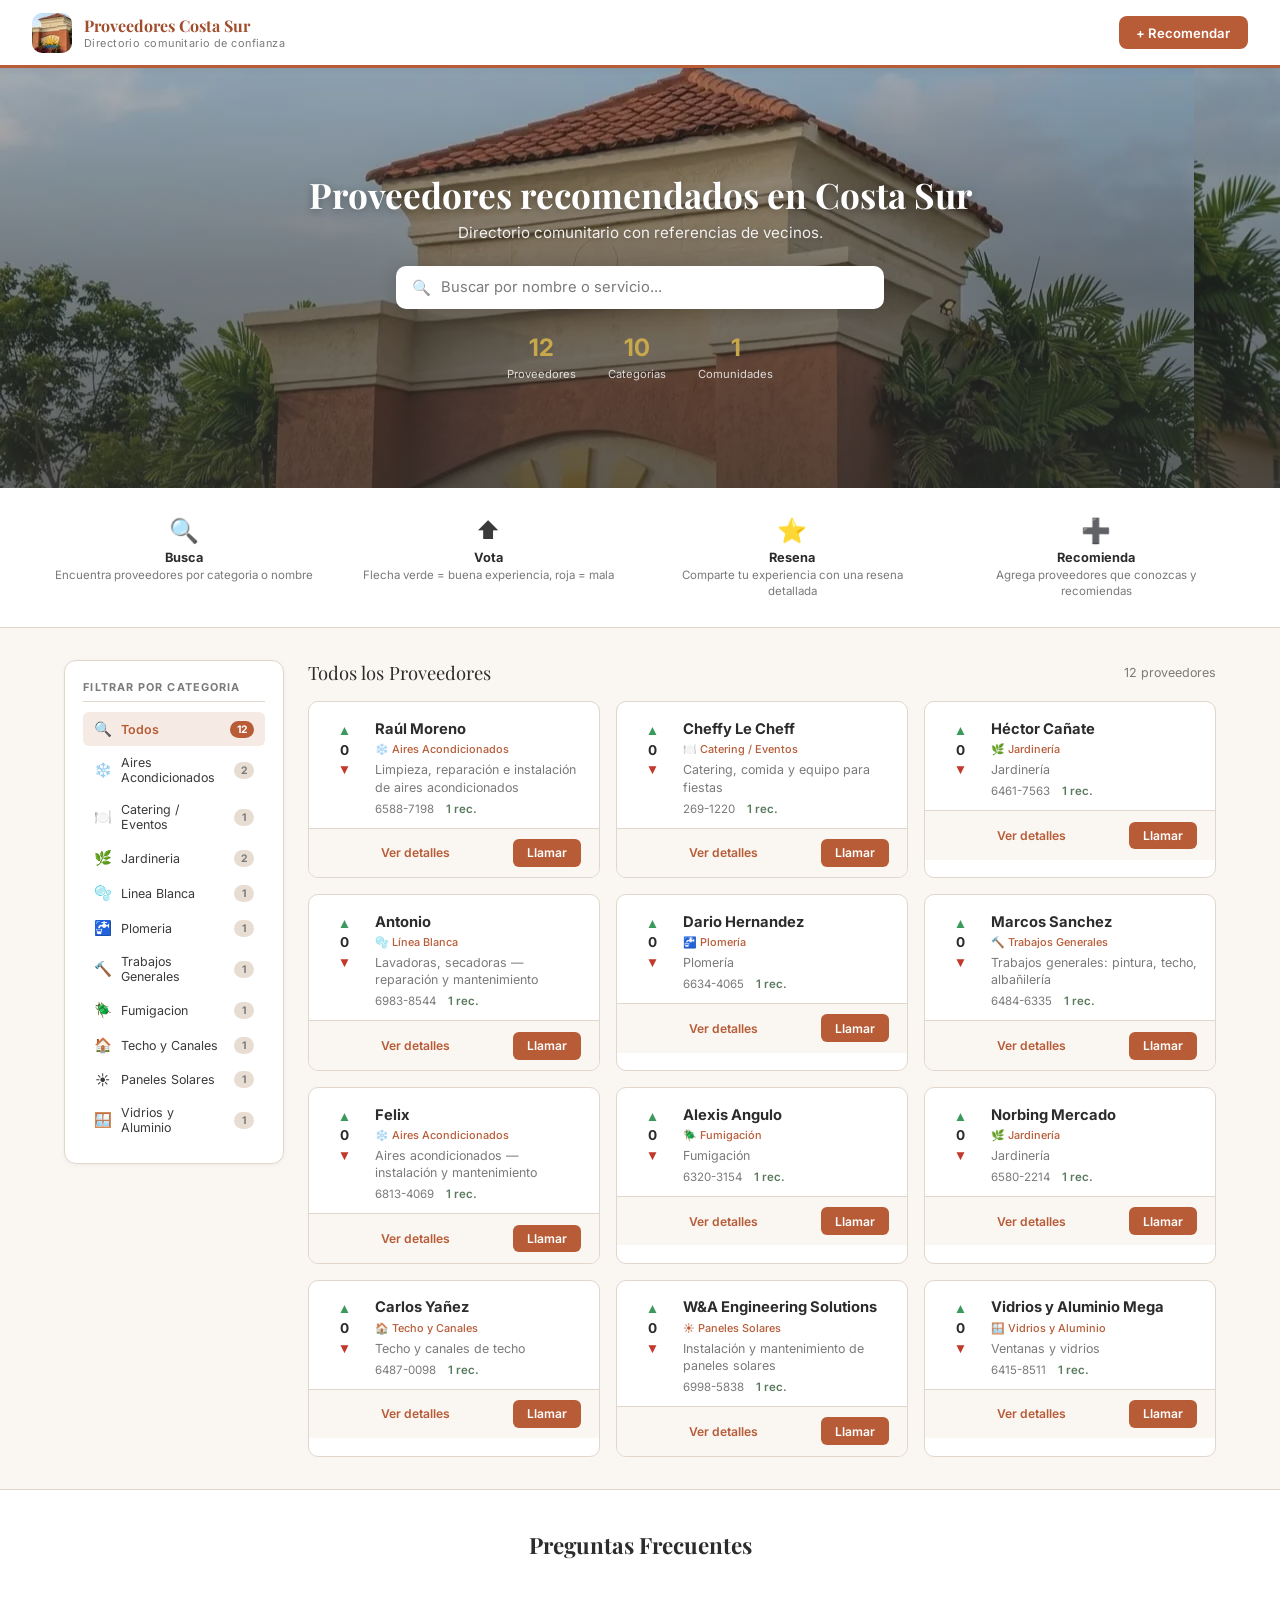
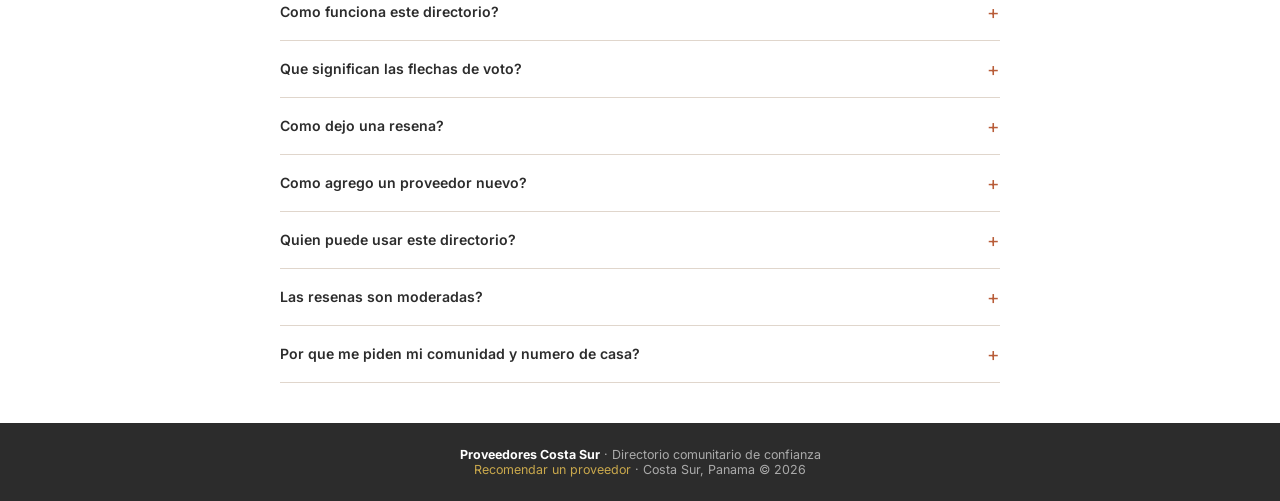
<file: index.html>
<!DOCTYPE html>
<html lang="es">
<head>
  <meta charset="UTF-8"/>
  <meta name="viewport" content="width=device-width, initial-scale=1.0"/>
  <title>Proveedores Costa Sur — Directorio de confianza</title>
  <meta name="description" content="Directorio de proveedores de servicios recomendados por residentes de Costa Sur, Panama. Plomeros, electricistas, jardineros y mas."/>

  <!-- Speed up third-party connections -->
  <link rel="preconnect" href="https://script.google.com"/>
  <link rel="dns-prefetch" href="https://script.googleusercontent.com"/>
  <link rel="preconnect" href="https://fonts.googleapis.com"/>
  <link rel="preconnect" href="https://fonts.gstatic.com" crossorigin/>

  <!-- Preload hero image so it starts downloading immediately -->
  <link rel="preload" as="image" href="logo/hero.webp" type="image/webp" fetchpriority="high"/>

  <!-- Critical CSS inline (skeleton + above-the-fold essentials) -->
  <style>
    /* Prevent FOUT / layout jank while CSS and fonts load */
    html,body{background:#faf6f1;color:#3a3a3a;font-family:system-ui,-apple-system,Segoe UI,Roboto,sans-serif;margin:0}
    .skeleton-grid{display:grid;grid-template-columns:repeat(auto-fill,minmax(280px,1fr));gap:1rem}
    .skel-card{background:#fff;border:1px solid #e0d6cc;border-radius:12px;padding:1rem;min-height:150px;position:relative;overflow:hidden}
    .skel-card::after{content:"";position:absolute;inset:0;background:linear-gradient(90deg,transparent,rgba(184,92,56,.08),transparent);animation:shimmer 1.2s infinite}
    .skel-line{height:12px;background:#f0e6dc;border-radius:6px;margin:.5rem 0}
    .skel-line.w60{width:60%}.skel-line.w40{width:40%}.skel-line.w80{width:80%}
    @keyframes shimmer{0%{transform:translateX(-100%)}100%{transform:translateX(100%)}}
  </style>

  <!-- Fonts loaded non-blocking (swap in once downloaded) -->
  <link rel="stylesheet" href="https://fonts.googleapis.com/css2?family=Playfair+Display:wght@600;700&family=Inter:wght@300;400;500;600;700&display=swap" media="print" onload="this.media='all'"/>
  <noscript><link rel="stylesheet" href="https://fonts.googleapis.com/css2?family=Playfair+Display:wght@600;700&family=Inter:wght@300;400;500;600;700&display=swap"/></noscript>

  <link rel="stylesheet" href="css/styles.css"/>

  <!-- Kick off the providers fetch as EARLY as possible + use localStorage
       as an instant cache so returning users see data on first paint. -->
  <script>
  (function(){
    var CACHE_KEY = 'csp:providers:v1';
    var URL_ = 'https://script.google.com/macros/s/AKfycbxhDT_XZpAl4C_0QPOr2qJ7VbbcrS2Yi-EeDw97LaYu-JriqryLDUzMwTOGK0sD1PpRew/exec?action=providers';
    try {
      var raw = localStorage.getItem(CACHE_KEY);
      if (raw) {
        var parsed = JSON.parse(raw);
        if (parsed && parsed.data && (Date.now() - parsed.ts) < 86400000) {
          window.__providersCache = parsed.data;
        }
      }
    } catch(e) {}
    window.__providersPromise = fetch(URL_, { cache: 'no-store' })
      .then(function(r){ return r.json(); })
      .then(function(j){
        var data = (j && j.data && j.data.providers) || (j && j.providers) || null;
        if (data) {
          try { localStorage.setItem(CACHE_KEY, JSON.stringify({ ts: Date.now(), data: data })); } catch(e){}
        }
        return data;
      })
      .catch(function(){ return null; });
  })();
  </script>
</head>
<body>

<!-- HEADER -->
<header>
  <div class="brand">
    <div class="brand-icon"><img src="logo/icon.jpg" alt="Costa Sur" width="40" height="40" decoding="async"/></div>
    <div class="brand-text">
      <strong>Proveedores Costa Sur</strong>
      <span>Directorio comunitario de confianza</span>
    </div>
  </div>
  <a class="btn-suggest" href="submit.html">+ Recomendar</a>
</header>

<!-- HERO — full image with search overlay -->
<div class="hero">
  <picture>
    <source srcset="logo/hero.webp" type="image/webp"/>
    <img class="hero-img" src="logo/hero.jpg" alt="Costa Sur" width="1194" height="672" fetchpriority="high" decoding="async"/>
  </picture>
  <div class="hero-overlay">
    <h1>Proveedores recomendados en Costa Sur</h1>
    <p>Directorio comunitario con referencias de vecinos.</p>
    <div class="hero-search">
      <span class="hero-search-icon">&#x1F50D;</span>
      <input type="text" placeholder="Buscar por nombre o servicio..." id="searchInput"/>
    </div>
    <div class="hero-stats">
      <div class="stat"><strong id="statTotal">—</strong><span>Proveedores</span></div>
      <div class="stat"><strong>10</strong><span>Categorias</span></div>
      <div class="stat"><strong id="statCommunities">—</strong><span>Comunidades</span></div>
    </div>
  </div>
</div>

<!-- HOW IT WORKS -->
<div class="how-it-works">
  <div class="how-inner">
    <div class="how-step">
      <div class="how-icon">&#x1F50D;</div>
      <div class="how-label">Busca</div>
      <div class="how-desc">Encuentra proveedores por categoria o nombre</div>
    </div>
    <div class="how-step">
      <div class="how-icon">&#x2B06;</div>
      <div class="how-label">Vota</div>
      <div class="how-desc">Flecha verde = buena experiencia, roja = mala</div>
    </div>
    <div class="how-step">
      <div class="how-icon">&#x2B50;</div>
      <div class="how-label">Resena</div>
      <div class="how-desc">Comparte tu experiencia con una resena detallada</div>
    </div>
    <div class="how-step">
      <div class="how-icon">&#x2795;</div>
      <div class="how-label">Recomienda</div>
      <div class="how-desc">Agrega proveedores que conozcas y recomiendas</div>
    </div>
  </div>
</div>

<!-- MAIN CONTENT -->
<div class="main-sidebar">
  <!-- SIDEBAR -->
  <div>
    <button class="sidebar-toggle" id="sidebarToggle">Filtrar por categoria</button>
    <div class="sidebar-panel collapsed" id="sidebarPanel">
      <div class="sidebar-title">Filtrar por categoria</div>
      <button class="cat-btn active" onclick="window._filterCat('all',this)"><span class="cat-icon">&#x1F50D;</span>Todos<span class="cat-count" id="cnt-all">0</span></button>
      <button class="cat-btn" onclick="window._filterCat('aires',this)"><span class="cat-icon">&#x2744;&#xFE0F;</span>Aires Acondicionados<span class="cat-count" id="cnt-aires">0</span></button>
      <button class="cat-btn" onclick="window._filterCat('catering',this)"><span class="cat-icon">&#x1F37D;&#xFE0F;</span>Catering / Eventos<span class="cat-count" id="cnt-catering">0</span></button>
      <button class="cat-btn" onclick="window._filterCat('jardineria',this)"><span class="cat-icon">&#x1F33F;</span>Jardineria<span class="cat-count" id="cnt-jardineria">0</span></button>
      <button class="cat-btn" onclick="window._filterCat('linea-blanca',this)"><span class="cat-icon">&#x1FAE7;</span>Linea Blanca<span class="cat-count" id="cnt-linea-blanca">0</span></button>
      <button class="cat-btn" onclick="window._filterCat('plomeria',this)"><span class="cat-icon">&#x1F6B0;</span>Plomeria<span class="cat-count" id="cnt-plomeria">0</span></button>
      <button class="cat-btn" onclick="window._filterCat('general',this)"><span class="cat-icon">&#x1F528;</span>Trabajos Generales<span class="cat-count" id="cnt-general">0</span></button>
      <button class="cat-btn" onclick="window._filterCat('fumigacion',this)"><span class="cat-icon">&#x1FAB2;</span>Fumigacion<span class="cat-count" id="cnt-fumigacion">0</span></button>
      <button class="cat-btn" onclick="window._filterCat('techo',this)"><span class="cat-icon">&#x1F3E0;</span>Techo y Canales<span class="cat-count" id="cnt-techo">0</span></button>
      <button class="cat-btn" onclick="window._filterCat('solar',this)"><span class="cat-icon">&#x2600;&#xFE0F;</span>Paneles Solares<span class="cat-count" id="cnt-solar">0</span></button>
      <button class="cat-btn" onclick="window._filterCat('vidrios',this)"><span class="cat-icon">&#x1FA9F;</span>Vidrios y Aluminio<span class="cat-count" id="cnt-vidrios">0</span></button>
    </div>
  </div>

  <!-- GRID -->
  <div>
    <div class="grid-header">
      <div class="grid-title" id="gridTitle">Todos los Proveedores</div>
      <div class="grid-count" id="gridCount">Cargando proveedores...</div>
    </div>
    <div class="providers-grid skeleton-grid" id="providerGrid">
      <div class="skel-card"><div class="skel-line w60"></div><div class="skel-line w80"></div><div class="skel-line w40"></div></div>
      <div class="skel-card"><div class="skel-line w60"></div><div class="skel-line w80"></div><div class="skel-line w40"></div></div>
      <div class="skel-card"><div class="skel-line w60"></div><div class="skel-line w80"></div><div class="skel-line w40"></div></div>
      <div class="skel-card"><div class="skel-line w60"></div><div class="skel-line w80"></div><div class="skel-line w40"></div></div>
      <div class="skel-card"><div class="skel-line w60"></div><div class="skel-line w80"></div><div class="skel-line w40"></div></div>
      <div class="skel-card"><div class="skel-line w60"></div><div class="skel-line w80"></div><div class="skel-line w40"></div></div>
    </div>
  </div>
</div>

<!-- FAQ -->
<div class="faq-section">
  <div class="faq-inner">
    <h2 class="faq-title">Preguntas Frecuentes</h2>

    <details class="faq-item">
      <summary>Como funciona este directorio?</summary>
      <p>Residentes de Costa Sur recomiendan proveedores de servicios que han usado personalmente. Cada recomendacion incluye la comunidad y numero de casa del residente, para que sepas que es una referencia real de un vecino.</p>
    </details>

    <details class="faq-item">
      <summary>Que significan las flechas de voto?</summary>
      <p>La <strong>flecha verde hacia arriba</strong> significa que tuviste buena experiencia con el proveedor. La <strong>flecha roja hacia abajo</strong> significa que no fue buena. Cada hogar puede votar una vez por proveedor. El numero entre las flechas es la puntuacion neta de la comunidad.</p>
    </details>

    <details class="faq-item">
      <summary>Como dejo una resena?</summary>
      <p>Haz clic en "Ver detalles" en la tarjeta del proveedor, luego en "Escribir resena". Se te pedira tu comunidad y numero de casa. Tu resena sera revisada antes de publicarse.</p>
    </details>

    <details class="faq-item">
      <summary>Como agrego un proveedor nuevo?</summary>
      <p>Haz clic en el boton "+ Recomendar" en la parte superior. Completa los datos del proveedor y tu informacion como residente. La recomendacion sera revisada y publicada por el equipo.</p>
    </details>

    <details class="faq-item">
      <summary>Quien puede usar este directorio?</summary>
      <p>Cualquier residente de las comunidades de Costa Sur: Villa Valencia, Costa Esmeralda, El Doral, Costa Mare, Sunset Coast, Villa Sur, Costa Sur Village y alrededores.</p>
    </details>

    <details class="faq-item">
      <summary>Las resenas son moderadas?</summary>
      <p>Si. Todas las resenas y recomendaciones nuevas pasan por revision antes de publicarse. Esto asegura que el contenido sea real y respetuoso.</p>
    </details>

    <details class="faq-item">
      <summary>Por que me piden mi comunidad y numero de casa?</summary>
      <p>Para verificar que las recomendaciones y votos vienen de residentes reales de Costa Sur. No compartimos tu informacion publicamente — solo aparece como "Casa X" en las resenas.</p>
    </details>
  </div>
</div>

<!-- FOOTER -->
<footer>
  <strong>Proveedores Costa Sur</strong> &middot; Directorio comunitario de confianza<br>
  <a href="submit.html">Recomendar un proveedor</a> &middot; Costa Sur, Panama &copy; 2026
</footer>

<!-- DETAIL MODAL -->
<div class="detail-overlay" id="detailModal">
  <div class="detail-modal" id="detailContent"></div>
</div>

<script src="js/config.js" defer></script>
<script src="js/auth.js" defer></script>
<script src="js/supabase.js" defer></script>
<script src="js/providers.js" defer></script>
</body>
</html>
</file>
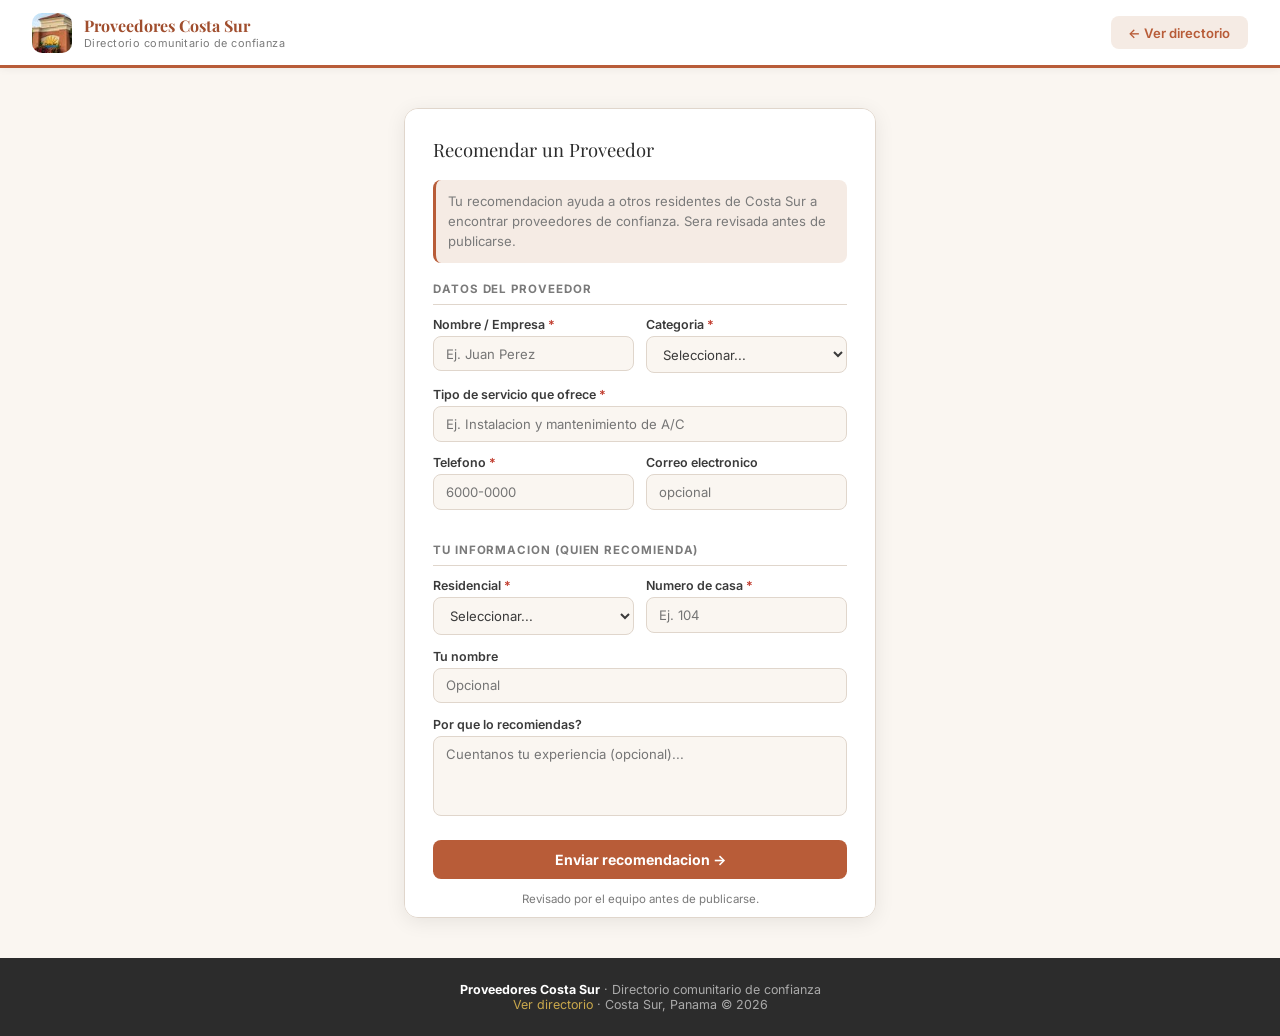
<file: submit.html>
<!DOCTYPE html>
<html lang="es">
<head>
  <meta charset="UTF-8"/>
  <meta name="viewport" content="width=device-width, initial-scale=1.0"/>
  <title>Recomendar Proveedor — Proveedores Costa Sur</title>
  <link href="https://fonts.googleapis.com/css2?family=Playfair+Display:wght@600;700&family=Inter:wght@300;400;500;600;700&display=swap" rel="stylesheet"/>
  <link rel="stylesheet" href="css/styles.css"/>
</head>
<body>

<!-- HEADER -->
<header>
  <div class="brand">
    <a href="index.html" style="text-decoration:none;display:flex;align-items:center;gap:0.75rem">
      <div class="brand-icon"><img src="logo/icon.jpg" alt="Costa Sur" width="40" height="40" decoding="async"/></div>
      <div class="brand-text">
        <strong>Proveedores Costa Sur</strong>
        <span>Directorio comunitario de confianza</span>
      </div>
    </a>
  </div>
  <a class="btn-suggest" href="index.html" style="background:var(--terra-light);color:var(--terra)">&larr; Ver directorio</a>
</header>

<!-- FORM -->
<div style="max-width:520px;margin:2.5rem auto;padding:0 1.5rem;">
  <div class="modal" style="max-width:100%;">
    <div class="modal-header">
      <div class="modal-title">Recomendar un Proveedor</div>
    </div>

    <div id="suggestForm">
      <div class="modal-desc">Tu recomendacion ayuda a otros residentes de Costa Sur a encontrar proveedores de confianza. Sera revisada antes de publicarse.</div>

      <div style="font-size:0.72rem;font-weight:700;text-transform:uppercase;letter-spacing:0.08em;color:var(--text-light);margin-bottom:0.75rem;padding-bottom:0.5rem;border-bottom:1px solid var(--border)">Datos del proveedor</div>

      <div class="form-row">
        <div class="form-group">
          <label class="form-label">Nombre / Empresa <span class="req">*</span></label>
          <input type="text" class="form-input" id="sug-nombre" placeholder="Ej. Juan Perez"/>
        </div>
        <div class="form-group">
          <label class="form-label">Categoria <span class="req">*</span></label>
          <select class="form-select" id="sug-categoria">
            <option value="">Seleccionar...</option>
            <option value="aires">Aires Acondicionados</option>
            <option value="catering">Catering / Eventos</option>
            <option value="jardineria">Jardineria</option>
            <option value="linea-blanca">Linea Blanca</option>
            <option value="plomeria">Plomeria</option>
            <option value="general">Trabajos Generales</option>
            <option value="fumigacion">Fumigacion</option>
            <option value="techo">Techo y Canales</option>
            <option value="solar">Paneles Solares</option>
            <option value="vidrios">Vidrios y Aluminio</option>
          </select>
        </div>
      </div>

      <div class="form-group">
        <label class="form-label">Tipo de servicio que ofrece <span class="req">*</span></label>
        <input type="text" class="form-input" id="sug-servicio" placeholder="Ej. Instalacion y mantenimiento de A/C"/>
      </div>

      <div class="form-row">
        <div class="form-group">
          <label class="form-label">Telefono <span class="req">*</span></label>
          <input type="tel" class="form-input" id="sug-telefono" placeholder="6000-0000"/>
        </div>
        <div class="form-group">
          <label class="form-label">Correo electronico</label>
          <input type="email" class="form-input" id="sug-correo" placeholder="opcional"/>
        </div>
      </div>

      <div style="font-size:0.72rem;font-weight:700;text-transform:uppercase;letter-spacing:0.08em;color:var(--text-light);margin-bottom:0.75rem;margin-top:1.25rem;padding-bottom:0.5rem;border-bottom:1px solid var(--border)">Tu informacion (quien recomienda)</div>

      <div class="form-row">
        <div class="form-group">
          <label class="form-label">Residencial <span class="req">*</span></label>
          <select class="form-select" id="sug-comunidad">
            <option value="">Seleccionar...</option>
            <option value="Villa Valencia">Villa Valencia</option>
            <option value="Costa Esmeralda">Costa Esmeralda</option>
            <option value="El Doral">El Doral</option>
            <option value="Costa Mare">Costa Mare</option>
            <option value="Sunset Coast">Sunset Coast</option>
            <option value="Villa Sur">Villa Sur</option>
            <option value="Costa Sur Village">Costa Sur Village</option>
          </select>
        </div>
        <div class="form-group">
          <label class="form-label">Numero de casa <span class="req">*</span></label>
          <input type="text" class="form-input" id="sug-casa" placeholder="Ej. 104"/>
        </div>
      </div>

      <div class="form-group">
        <label class="form-label">Tu nombre</label>
        <input type="text" class="form-input" id="sug-recomendador" placeholder="Opcional"/>
      </div>

      <div class="form-group">
        <label class="form-label">Por que lo recomiendas?</label>
        <textarea class="form-textarea" id="sug-comentario" placeholder="Cuentanos tu experiencia (opcional)..."></textarea>
      </div>

      <button class="btn-submit" onclick="window._submitSuggest()">Enviar recomendacion &rarr;</button>
      <p class="approval-note">Revisado por el equipo antes de publicarse.</p>
    </div>

    <div class="success-msg" id="suggestSuccess">
      <div class="success-icon-wrap">&#x2705;</div>
      <h3>Recomendacion enviada!</h3>
      <p>Gracias por contribuir al directorio. Tu recomendacion sera revisada y publicada en los proximos dias.</p>
      <div style="margin-top:1.25rem;display:flex;gap:0.75rem;justify-content:center">
        <a class="btn-suggest" href="index.html">Ver directorio</a>
        <button class="btn-suggest" onclick="window._resetForm()" style="background:var(--terra-light);color:var(--terra)">Recomendar otro</button>
      </div>
    </div>
  </div>
</div>

<!-- FOOTER -->
<footer>
  <strong>Proveedores Costa Sur</strong> &middot; Directorio comunitario de confianza<br>
  <a href="index.html">Ver directorio</a> &middot; Costa Sur, Panama &copy; 2026
</footer>

<script src="js/config.js"></script>
<script src="js/supabase.js"></script>
<script src="js/submit.js"></script>
</body>
</html>
</file>
<file: css/styles.css>
/* ================================================================
   Costa Sur Proveedores — Styles
   Warm, restrained palette inspired by the Costa Sur gate
   ================================================================ */

:root {
  --terra: #b85c38;
  --terra-dark: #a04e2e;
  --terra-light: #f5ebe4;
  --cream: #faf6f1;
  --sand: #e8ddd3;
  --green: #5a7a5e;
  --green-light: #edf3ee;
  --vote-green: #3a9a5c;
  --vote-green-bg: #e8f5ed;
  --vote-red: #c0392b;
  --vote-red-bg: #fdecea;
  --gold: #c9a84c;
  --gold-light: #fdf8ec;
  --charcoal: #2c2c2c;
  --text: #3a3a3a;
  --text-light: #7a7a7a;
  --white: #ffffff;
  --border: #e0d6cc;
  --red: #c0392b;
  --red-bg: #fdf0ee;
}

/* -- RESET -- */
* { margin: 0; padding: 0; box-sizing: border-box; }
body {
  font-family: 'Inter', sans-serif;
  background: var(--cream);
  color: var(--text);
  min-height: 100vh;
}

/* -- HEADER -- */
header {
  background: var(--white);
  border-bottom: 3px solid var(--terra);
  padding: 0 2rem;
  display: flex;
  align-items: center;
  justify-content: space-between;
  height: 68px;
  position: sticky;
  top: 0;
  z-index: 100;
  box-shadow: 0 1px 8px rgba(0,0,0,0.06);
}

.brand {
  display: flex;
  align-items: center;
  gap: 0.75rem;
}
.brand-icon {
  width: 40px;
  height: 40px;
  border-radius: 10px;
  overflow: hidden;
  flex-shrink: 0;
}
.brand-icon img {
  width: 100%;
  height: 100%;
  object-fit: cover;
}
.brand-text { display: flex; flex-direction: column; }
.brand-text strong {
  font-family: 'Playfair Display', serif;
  font-size: 1rem;
  color: var(--terra-dark);
  display: block;
}
.brand-text span {
  font-size: 0.68rem;
  color: var(--text-light);
  letter-spacing: 0.04em;
}

.btn-suggest {
  background: var(--terra);
  color: var(--white);
  border: none;
  border-radius: 8px;
  padding: 0.55rem 1.1rem;
  font-size: 0.82rem;
  font-weight: 600;
  cursor: pointer;
  display: flex;
  align-items: center;
  gap: 0.4rem;
  transition: background 0.2s;
  text-decoration: none;
}
.btn-suggest:hover { background: var(--terra-dark); }

/* -- HERO — full image with centered search -- */
.hero {
  position: relative;
  width: 100%;
  height: 420px;
  overflow: hidden;
  background: url('../logo/logo.JPG') center/cover no-repeat var(--charcoal);
}
.hero-overlay {
  position: absolute;
  inset: 0;
  background: linear-gradient(
    to bottom,
    rgba(44,44,44,0.35) 0%,
    rgba(44,44,44,0.6) 50%,
    rgba(44,44,44,0.75) 100%
  );
  display: flex;
  flex-direction: column;
  align-items: center;
  justify-content: center;
  text-align: center;
  padding: 2rem 1.5rem;
  color: var(--white);
}
.hero h1 {
  font-family: 'Playfair Display', serif;
  font-size: clamp(1.3rem, 4vw, 2.2rem);
  margin-bottom: 0.4rem;
  line-height: 1.2;
  text-shadow: 0 2px 8px rgba(0,0,0,0.3);
}
.hero p {
  font-size: clamp(0.8rem, 2vw, 0.95rem);
  opacity: 0.9;
  margin-bottom: 1.5rem;
  text-shadow: 0 1px 4px rgba(0,0,0,0.2);
}
.hero-search {
  position: relative;
  width: 100%;
  max-width: 520px;
  padding: 0 1rem;
  margin-bottom: 1.5rem;
}
.hero-search-icon {
  position: absolute;
  left: 2rem;
  top: 50%;
  transform: translateY(-50%);
  font-size: 0.95rem;
  opacity: 0.6;
}
.hero-search input {
  width: 100%;
  padding: 0.8rem 1.2rem 0.8rem 2.8rem;
  border: none;
  border-radius: 10px;
  font-size: 0.92rem;
  font-family: 'Inter', sans-serif;
  color: var(--text);
  background: var(--white);
  outline: none;
  box-shadow: 0 4px 20px rgba(0,0,0,0.15);
}
.hero-search input:focus {
  box-shadow: 0 4px 20px rgba(0,0,0,0.15), 0 0 0 3px rgba(184,92,56,0.3);
}
.hero-search input::placeholder { color: var(--text-light); }
.hero-stats {
  display: grid;
  grid-template-columns: repeat(3, auto);
  gap: 2rem;
  justify-content: center;
}
.stat strong {
  font-size: 1.5rem;
  font-weight: 700;
  color: var(--gold);
  display: block;
}
.stat span { font-size: 0.7rem; opacity: 0.8; }

/* -- HOW IT WORKS strip -- */
.how-it-works {
  background: var(--white);
  border-bottom: 1px solid var(--border);
  padding: 1.25rem 1.5rem;
}
.how-inner {
  max-width: 1200px;
  margin: 0 auto;
  display: grid;
  grid-template-columns: repeat(4, 1fr);
  gap: 1rem;
}
.how-step {
  text-align: center;
  padding: 0.5rem;
}
.how-icon {
  font-size: 1.5rem;
  margin-bottom: 0.3rem;
}
.how-label {
  font-size: 0.8rem;
  font-weight: 700;
  color: var(--charcoal);
  margin-bottom: 0.15rem;
}
.how-desc {
  font-size: 0.72rem;
  color: var(--text-light);
  line-height: 1.4;
}

/* -- MAIN LAYOUT -- */
.main-sidebar {
  max-width: 1200px;
  margin: 2rem auto;
  padding: 0 1.5rem;
  display: grid;
  grid-template-columns: 220px 1fr;
  gap: 1.5rem;
}

/* -- SIDEBAR -- */
.sidebar-panel {
  background: var(--white);
  border-radius: 12px;
  padding: 1.15rem;
  box-shadow: 0 1px 4px rgba(0,0,0,0.05);
  border: 1px solid var(--border);
  height: fit-content;
  position: sticky;
  top: 5rem;
}
.sidebar-title {
  font-size: 0.68rem;
  font-weight: 700;
  letter-spacing: 0.1em;
  text-transform: uppercase;
  color: var(--text-light);
  margin-bottom: 0.65rem;
  padding-bottom: 0.45rem;
  border-bottom: 1px solid var(--border);
}
.cat-btn {
  display: flex;
  align-items: center;
  gap: 0.55rem;
  width: 100%;
  padding: 0.5rem 0.65rem;
  border: none;
  background: none;
  border-radius: 6px;
  cursor: pointer;
  text-align: left;
  font-size: 0.78rem;
  color: var(--text);
  transition: all 0.15s;
  margin-bottom: 1px;
  font-family: 'Inter', sans-serif;
}
.cat-btn:hover { background: var(--terra-light); color: var(--terra); }
.cat-btn.active { background: var(--terra-light); color: var(--terra); font-weight: 600; }
.cat-icon { font-size: 0.9rem; width: 18px; text-align: center; }
.cat-count {
  margin-left: auto;
  background: var(--sand);
  color: var(--text-light);
  font-size: 0.65rem;
  font-weight: 700;
  padding: 0.12rem 0.4rem;
  border-radius: 10px;
  min-width: 20px;
  text-align: center;
}
.cat-btn.active .cat-count { background: var(--terra); color: var(--white); }

.grid-header {
  display: flex;
  align-items: center;
  justify-content: space-between;
  margin-bottom: 1rem;
}
.grid-title {
  font-family: 'Playfair Display', serif;
  font-size: 1.15rem;
  color: var(--charcoal);
}
.grid-count { font-size: 0.78rem; color: var(--text-light); }

/* -- PROVIDER CARDS -- */
.providers-grid {
  display: grid;
  grid-template-columns: repeat(auto-fill, minmax(280px, 1fr));
  gap: 1rem;
}
.provider-card {
  background: var(--white);
  border-radius: 10px;
  border: 1px solid var(--border);
  transition: box-shadow 0.2s, border-color 0.2s;
  display: flex;
  flex-direction: column;
  cursor: pointer;
  overflow: hidden;
}
.provider-card:hover {
  border-color: var(--terra);
  box-shadow: 0 4px 16px rgba(0,0,0,0.07);
}

.card-body {
  display: flex;
  gap: 0.75rem;
  padding: 1.1rem 1.1rem 0.75rem;
}

/* Vote widget — green up, red down */
.vote-widget {
  display: flex;
  flex-direction: column;
  align-items: center;
  gap: 2px;
  flex-shrink: 0;
  min-width: 36px;
}
.vote-btn {
  background: none;
  border: 1.5px solid transparent;
  cursor: pointer;
  padding: 3px 6px;
  border-radius: 5px;
  transition: all 0.15s;
  line-height: 1;
  display: flex;
  align-items: center;
  justify-content: center;
}
.vote-up {
  color: var(--vote-green);
  font-size: 0.85rem;
}
.vote-up:hover {
  background: var(--vote-green-bg);
  border-color: var(--vote-green);
}
.vote-up.vote-active {
  background: var(--vote-green);
  color: var(--white);
  border-color: var(--vote-green);
}
.vote-down {
  color: var(--vote-red);
  font-size: 0.85rem;
}
.vote-down:hover {
  background: var(--vote-red-bg);
  border-color: var(--vote-red);
}
.vote-down.vote-active {
  background: var(--vote-red);
  color: var(--white);
  border-color: var(--vote-red);
}
.vote-score {
  font-size: 0.85rem;
  font-weight: 700;
  color: var(--charcoal);
  line-height: 1;
}

.card-content { flex: 1; min-width: 0; }
.card-name {
  font-size: 0.92rem;
  font-weight: 700;
  color: var(--charcoal);
  line-height: 1.3;
  margin-bottom: 0.2rem;
}
.card-category {
  font-size: 0.68rem;
  color: var(--terra);
  font-weight: 500;
  margin-bottom: 0.3rem;
}
.card-service {
  font-size: 0.78rem;
  color: var(--text-light);
  line-height: 1.4;
  margin-bottom: 0.35rem;
}
.card-rating {
  margin-bottom: 0.3rem;
}
.stars {
  color: var(--gold);
  font-size: 0.82rem;
  letter-spacing: 1px;
}
.star-empty { color: var(--sand); }
.review-count {
  font-size: 0.7rem;
  color: var(--text-light);
  margin-left: 0.3rem;
}
.card-meta {
  display: flex;
  align-items: center;
  gap: 0.75rem;
  font-size: 0.72rem;
  color: var(--text-light);
}
.card-recs {
  color: var(--green);
  font-weight: 600;
}

.card-footer {
  display: flex;
  gap: 0.5rem;
  padding: 0.65rem 1.1rem;
  border-top: 1px solid var(--border);
  background: var(--cream);
}
.btn-detail {
  flex: 1;
  text-align: center;
  padding: 0.4rem;
  font-size: 0.76rem;
  font-weight: 600;
  color: var(--terra);
  cursor: pointer;
  border-radius: 6px;
  transition: background 0.15s;
  text-decoration: none;
}
.btn-detail:hover { background: var(--terra-light); }
.btn-call {
  display: flex;
  align-items: center;
  justify-content: center;
  gap: 0.3rem;
  background: var(--terra);
  color: var(--white);
  border: none;
  border-radius: 6px;
  padding: 0.4rem 0.9rem;
  font-size: 0.76rem;
  font-weight: 600;
  cursor: pointer;
  transition: background 0.2s;
  text-decoration: none;
}
.btn-call:hover { background: var(--terra-dark); }

.empty-state {
  grid-column: 1 / -1;
  text-align: center;
  padding: 3rem 1rem;
  color: var(--text-light);
}
.empty-state .empty-icon { font-size: 2.5rem; margin-bottom: 0.75rem; }
.empty-state h3 { font-size: 1rem; font-weight: 600; margin-bottom: 0.25rem; }

/* -- DETAIL MODAL -- */
.detail-overlay {
  position: fixed;
  inset: 0;
  background: rgba(44,44,44,0.55);
  backdrop-filter: blur(3px);
  display: none;
  align-items: center;
  justify-content: center;
  z-index: 200;
  padding: 1rem;
}
.detail-overlay.open { display: flex; }
.detail-modal {
  background: var(--white);
  border-radius: 14px;
  padding: 1.75rem;
  max-width: 480px;
  width: 100%;
  box-shadow: 0 20px 50px rgba(0,0,0,0.15);
  max-height: 90vh;
  overflow-y: auto;
}
.detail-header {
  display: flex;
  align-items: flex-start;
  justify-content: space-between;
  gap: 0.75rem;
  margin-bottom: 1.25rem;
}
.detail-info { flex: 1; }
.detail-name {
  font-family: 'Playfair Display', serif;
  font-size: 1.2rem;
  color: var(--charcoal);
  margin-bottom: 0.25rem;
}
.detail-cat {
  font-size: 0.76rem;
  color: var(--terra);
  font-weight: 500;
  margin-bottom: 0.3rem;
}
.detail-rating { margin-bottom: 0.2rem; }
.detail-close {
  background: none;
  border: none;
  font-size: 1.1rem;
  cursor: pointer;
  color: var(--text-light);
  padding: 0.2rem;
  flex-shrink: 0;
}
.detail-close:hover { color: var(--charcoal); }

.detail-body { margin-bottom: 1rem; }
.detail-row {
  display: flex;
  gap: 0.75rem;
  padding: 0.55rem 0;
  border-bottom: 1px solid var(--border);
  font-size: 0.84rem;
  align-items: flex-start;
}
.detail-row:last-child { border-bottom: none; }
.detail-label {
  color: var(--text-light);
  font-size: 0.74rem;
  width: 80px;
  flex-shrink: 0;
}
.detail-val {
  font-weight: 500;
  color: var(--text);
  flex: 1;
  line-height: 1.4;
}

.detail-vote {
  display: flex;
  justify-content: center;
  padding: 0.75rem 0;
  border-top: 1px solid var(--border);
  border-bottom: 1px solid var(--border);
  margin-bottom: 1rem;
}
.detail-vote .vote-widget { flex-direction: row; gap: 0.75rem; }
.detail-vote .vote-btn { font-size: 1rem; padding: 5px 10px; }
.detail-vote .vote-score { font-size: 1.1rem; }

/* Recommendations in detail */
.detail-recs { margin-bottom: 1rem; }
.detail-section-title {
  font-size: 0.72rem;
  font-weight: 700;
  text-transform: uppercase;
  letter-spacing: 0.08em;
  color: var(--text-light);
  margin-bottom: 0.5rem;
}
.rec-item {
  display: flex;
  align-items: center;
  gap: 0.5rem;
  padding: 0.35rem 0;
  font-size: 0.78rem;
  border-bottom: 1px solid var(--border);
}
.rec-item:last-child { border-bottom: none; }
.rec-community { font-weight: 600; color: var(--terra); }
.rec-house { color: var(--text-light); font-size: 0.72rem; }

/* Reviews in detail */
.detail-reviews { margin-bottom: 1rem; }
.review-item {
  padding: 0.65rem 0;
  border-bottom: 1px solid var(--border);
}
.review-item:last-child { border-bottom: none; }
.review-header {
  display: flex;
  align-items: center;
  gap: 0.5rem;
  margin-bottom: 0.25rem;
}
.review-author {
  font-size: 0.78rem;
  font-weight: 600;
  color: var(--charcoal);
}
.review-stars {
  font-size: 0.75rem;
  color: var(--gold);
}
.review-text {
  font-size: 0.8rem;
  color: var(--text);
  line-height: 1.5;
}
.review-empty {
  font-size: 0.8rem;
  color: var(--text-light);
  font-style: italic;
}

/* Vote pending indicator */
.vote-indicator {
  text-align: center;
  font-size: 0.82rem;
  font-weight: 600;
  padding: 0.55rem 0.75rem;
  border-radius: 8px;
  margin-bottom: 0.75rem;
}
.vote-indicator-up {
  background: var(--vote-green-bg);
  color: var(--vote-green);
}
.vote-indicator-down {
  background: var(--vote-red-bg);
  color: var(--vote-red);
}

/* Review form */
.btn-write-review {
  width: 100%;
  padding: 0.55rem;
  background: none;
  border: 1.5px solid var(--terra);
  border-radius: 8px;
  color: var(--terra);
  font-size: 0.82rem;
  font-weight: 600;
  cursor: pointer;
  margin-bottom: 1rem;
  font-family: 'Inter', sans-serif;
  transition: background 0.15s, color 0.15s;
}
.btn-write-review:hover { background: var(--terra); color: var(--white); }

.review-form { margin-bottom: 1rem; }
.star-picker {
  display: flex;
  gap: 0.35rem;
  margin-bottom: 0.65rem;
}
.star-pick {
  font-size: 1.4rem;
  color: var(--sand);
  cursor: pointer;
  transition: color 0.15s;
}
.star-pick:hover,
.star-pick.star-selected { color: var(--gold); }
.review-note {
  font-size: 0.72rem;
  color: var(--text-light);
  margin: 0.4rem 0 0.65rem;
}
.review-success {
  font-size: 0.84rem;
  color: var(--green);
  font-weight: 500;
  padding: 0.75rem;
  background: var(--green-light);
  border-radius: 8px;
  text-align: center;
}
.btn-submit-review {
  width: 100%;
  padding: 0.6rem;
  background: var(--terra);
  color: var(--white);
  border: none;
  border-radius: 8px;
  font-size: 0.82rem;
  font-weight: 600;
  cursor: pointer;
  font-family: 'Inter', sans-serif;
  transition: background 0.2s;
}
.btn-submit-review:hover { background: var(--terra-dark); }
.btn-submit-review:disabled { opacity: 0.6; cursor: not-allowed; }

.detail-actions {
  display: flex;
  gap: 0.65rem;
}
.btn-call-detail {
  flex: 1;
  text-align: center;
  padding: 0.6rem;
  background: var(--terra);
  color: var(--white);
  border: none;
  border-radius: 8px;
  font-size: 0.82rem;
  font-weight: 600;
  cursor: pointer;
  text-decoration: none;
  transition: background 0.2s;
}
.btn-call-detail:hover { background: var(--terra-dark); }
.btn-email-detail {
  padding: 0.6rem 1rem;
  background: var(--terra-light);
  color: var(--terra);
  border: none;
  border-radius: 8px;
  font-size: 0.82rem;
  font-weight: 600;
  cursor: pointer;
  text-decoration: none;
  transition: background 0.15s;
}
.btn-email-detail:hover { background: var(--sand); }

/* -- FAQ SECTION -- */
.faq-section {
  background: var(--white);
  border-top: 1px solid var(--border);
  padding: 2.5rem 1.5rem;
  margin-top: 2rem;
}
.faq-inner {
  max-width: 720px;
  margin: 0 auto;
}
.faq-title {
  font-family: 'Playfair Display', serif;
  font-size: 1.4rem;
  color: var(--charcoal);
  text-align: center;
  margin-bottom: 1.5rem;
}
.faq-item {
  border-bottom: 1px solid var(--border);
}
.faq-item summary {
  padding: 1rem 0;
  font-size: 0.88rem;
  font-weight: 600;
  color: var(--charcoal);
  cursor: pointer;
  list-style: none;
  display: flex;
  align-items: center;
  justify-content: space-between;
  gap: 1rem;
}
.faq-item summary::after {
  content: '+';
  font-size: 1.2rem;
  font-weight: 400;
  color: var(--terra);
  flex-shrink: 0;
}
.faq-item[open] summary::after {
  content: '\2212';
}
.faq-item summary::-webkit-details-marker { display: none; }
.faq-item p {
  font-size: 0.82rem;
  color: var(--text-light);
  line-height: 1.6;
  padding: 0 0 1rem;
}

/* -- IDENTITY MODAL -- */
.identity-overlay {
  position: fixed;
  inset: 0;
  background: rgba(44,44,44,0.55);
  backdrop-filter: blur(3px);
  display: flex;
  align-items: center;
  justify-content: center;
  z-index: 300;
  padding: 1rem;
}
.identity-modal {
  background: var(--white);
  border-radius: 14px;
  padding: 1.75rem;
  max-width: 360px;
  width: 100%;
  box-shadow: 0 20px 50px rgba(0,0,0,0.15);
}
.identity-header {
  display: flex;
  align-items: center;
  justify-content: space-between;
  margin-bottom: 0.75rem;
}
.identity-title {
  font-family: 'Playfair Display', serif;
  font-size: 1.1rem;
  color: var(--charcoal);
}
.identity-close {
  background: none;
  border: none;
  font-size: 1rem;
  cursor: pointer;
  color: var(--text-light);
}
.identity-desc {
  font-size: 0.8rem;
  color: var(--text-light);
  line-height: 1.5;
  margin-bottom: 1rem;
}

/* -- FORMS -- */
.form-label {
  display: block;
  font-size: 0.78rem;
  font-weight: 600;
  color: var(--text);
  margin-bottom: 0.25rem;
}
.req { color: var(--red); }
.form-input,
.form-select,
.form-textarea {
  width: 100%;
  border: 1.5px solid var(--border);
  border-radius: 8px;
  padding: 0.55rem 0.75rem;
  font-size: 0.82rem;
  font-family: 'Inter', sans-serif;
  color: var(--text);
  background: var(--cream);
  outline: none;
  transition: border-color 0.2s;
}
.form-input:focus,
.form-select:focus,
.form-textarea:focus {
  border-color: var(--terra);
  background: var(--white);
}
.form-textarea { height: 80px; resize: none; }
.form-group { margin-bottom: 0.85rem; }
.form-row {
  display: grid;
  grid-template-columns: 1fr 1fr;
  gap: 0.75rem;
}

.btn-submit {
  width: 100%;
  padding: 0.7rem;
  background: var(--terra);
  color: var(--white);
  border: none;
  border-radius: 8px;
  font-size: 0.88rem;
  font-weight: 700;
  cursor: pointer;
  margin-top: 0.4rem;
  transition: background 0.2s;
  font-family: 'Inter', sans-serif;
}
.btn-submit:hover { background: var(--terra-dark); }
.btn-submit:disabled { opacity: 0.6; cursor: not-allowed; }

.approval-note {
  font-size: 0.72rem;
  color: var(--text-light);
  text-align: center;
  margin-top: 0.75rem;
  line-height: 1.5;
}

/* Submit page styles */
.modal {
  background: var(--white);
  border-radius: 14px;
  padding: 1.75rem;
  max-width: 480px;
  width: 100%;
  max-height: 90vh;
  overflow-y: auto;
  box-shadow: 0 4px 20px rgba(0,0,0,0.08);
  border: 1px solid var(--border);
}
.modal-header {
  display: flex;
  align-items: center;
  justify-content: space-between;
  margin-bottom: 1.15rem;
}
.modal-title {
  font-family: 'Playfair Display', serif;
  font-size: 1.15rem;
  color: var(--charcoal);
}
.modal-desc {
  font-size: 0.82rem;
  color: var(--text-light);
  margin-bottom: 1.15rem;
  line-height: 1.5;
  background: var(--terra-light);
  border-radius: 8px;
  padding: 0.75rem;
  border-left: 3px solid var(--terra);
}

.success-msg { display: none; text-align: center; padding: 1rem 0; }
.success-msg.show { display: block; }
.success-icon-wrap {
  width: 56px; height: 56px;
  background: var(--green-light);
  border-radius: 50%;
  display: inline-flex;
  align-items: center;
  justify-content: center;
  font-size: 1.8rem;
  margin-bottom: 0.75rem;
}
.success-msg h3 {
  font-family: 'Playfair Display', serif;
  font-size: 1.1rem;
  color: var(--charcoal);
  margin-bottom: 0.4rem;
}
.success-msg p { font-size: 0.82rem; color: var(--text-light); line-height: 1.6; }

/* -- FOOTER -- */
footer {
  background: var(--charcoal);
  color: rgba(255,255,255,0.6);
  text-align: center;
  padding: 1.5rem;
  font-size: 0.78rem;
}
footer strong { color: var(--white); }
footer a { color: var(--gold); text-decoration: none; }
footer a:hover { text-decoration: underline; }

/* -- SIDEBAR TOGGLE (mobile) -- */
.sidebar-toggle {
  display: none;
  width: 100%;
  padding: 0.65rem 1rem;
  background: var(--white);
  border: 1px solid var(--border);
  border-radius: 10px;
  font-size: 0.82rem;
  font-weight: 600;
  color: var(--terra);
  cursor: pointer;
  text-align: left;
  font-family: 'Inter', sans-serif;
  margin-bottom: 0.5rem;
}
.sidebar-toggle::after {
  content: ' \25BC';
  font-size: 0.7rem;
}
.sidebar-toggle.open::after {
  content: ' \25B2';
}

/* -- RESPONSIVE -- */
@media (max-width: 768px) {
  .main-sidebar { grid-template-columns: 1fr; }
  .sidebar-panel { position: static; }
  .sidebar-toggle { display: block; }
  .sidebar-panel.collapsed { display: none; }
  header {
    padding: 0 1rem;
    height: auto;
    min-height: 56px;
    flex-wrap: wrap;
    gap: 0.5rem;
    padding-top: 0.65rem;
    padding-bottom: 0.65rem;
  }
  .hero { height: 320px; }
  .hero-overlay { padding: 1.5rem 1rem; }
  .hero-stats { gap: 1.5rem; }
  .how-inner { grid-template-columns: repeat(2, 1fr); gap: 0.75rem; }
  .providers-grid { grid-template-columns: 1fr; }
  .form-row { grid-template-columns: 1fr; }
  .detail-modal {
    max-width: 100%;
    max-height: 95vh;
    border-radius: 14px 14px 0 0;
    margin-top: auto;
  }
  .detail-overlay { align-items: flex-end; padding: 0; }
}

@media (max-width: 480px) {
  .hero { height: 280px; }
  .hero-stats { grid-template-columns: repeat(3, auto); gap: 1rem; }
  .stat strong { font-size: 1.2rem; }
  .stat span { font-size: 0.62rem; }
  .brand-text span { display: none; }
}
</file>
